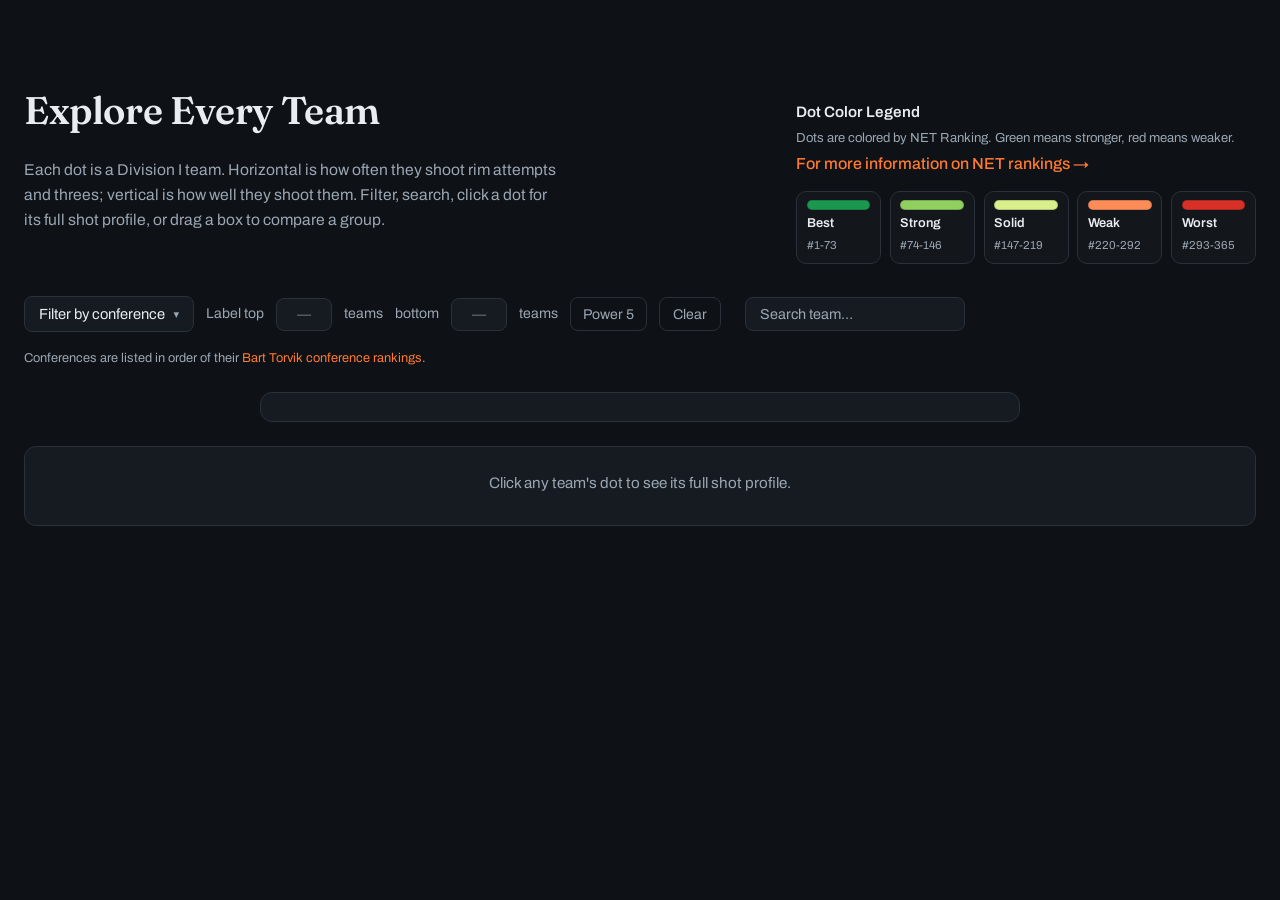
<file: explore.html>
<!DOCTYPE html>
<html lang="en">
<head>
  <meta charset="UTF-8" />
  <meta name="viewport" content="width=device-width, initial-scale=1.0" />
  <title>Explore the Data — Shot Quality vs. Shot Volume</title>
  <link rel="preconnect" href="https://fonts.googleapis.com" />
  <link rel="preconnect" href="https://fonts.gstatic.com" crossorigin />
  <link href="https://fonts.googleapis.com/css2?family=Fraunces:ital,opsz,wght@0,9..144,400;0,9..144,600;0,9..144,900;1,9..144,400&family=Archivo:wght@400;500;600&display=swap" rel="stylesheet" />
  <link rel="stylesheet" href="style.css" />
</head>
<body>
  <section class="viz-section">
    <div class="viz-header">
      <div class="viz-header-text">
        <h2>Explore Every Team</h2>
        <p class="viz-caption">
          Each dot is a Division&nbsp;I team. Horizontal is how often they shoot
          rim attempts and threes; vertical is how well they shoot them. Filter,
          search, click a dot for its full shot profile, or drag a box to compare a group.
        </p>
      </div>

      <div class="net-legend">
        <div class="net-legend-head">
          <span class="net-legend-title">Dot Color Legend</span>
          <span class="net-legend-note">Dots are colored by NET Ranking. Green means stronger, red means weaker.</span>
          <a class="net-legend-link" href="https://www.ncaa.com/news/basketball-men/article/2022-12-05/college-basketballs-net-rankings-explained" target="_blank" rel="noopener noreferrer">For more information on NET rankings &rarr;</a>
        </div>
        <div class="net-bin-legend" aria-label="NET ranking color bins">
          <div class="net-bin" style="--bin-color:#1a9850">
            <span class="net-bin-swatch"></span><span class="net-bin-label">Best</span><span class="net-bin-range">#1-73</span>
          </div>
          <div class="net-bin" style="--bin-color:#91cf60">
            <span class="net-bin-swatch"></span><span class="net-bin-label">Strong</span><span class="net-bin-range">#74-146</span>
          </div>
          <div class="net-bin" style="--bin-color:#d9ef8b">
            <span class="net-bin-swatch"></span><span class="net-bin-label">Solid</span><span class="net-bin-range">#147-219</span>
          </div>
          <div class="net-bin" style="--bin-color:#fc8d59">
            <span class="net-bin-swatch"></span><span class="net-bin-label">Weak</span><span class="net-bin-range">#220-292</span>
          </div>
          <div class="net-bin" style="--bin-color:#d73027">
            <span class="net-bin-swatch"></span><span class="net-bin-label">Worst</span><span class="net-bin-range">#293-365</span>
          </div>
        </div>
      </div>
    </div>

    <div class="conf-filter">
      <div id="conf-dropdown" class="conf-dropdown">
        <button id="conf-button" class="conf-button" type="button">
          Filter by conference
          <span class="conf-caret">&#9662;</span>
        </button>
        <div id="conf-menu" class="conf-menu"></div>
      </div>
      <label class="annot-label" for="annot-limit">Label top</label>
      <input type="number" id="annot-limit" class="annot-input" min="0" max="365" placeholder="—" />
      <span class="annot-label">teams</span>
      <label class="annot-label" for="annot-bottom-limit">bottom</label>
      <input type="number" id="annot-bottom-limit" class="annot-input" min="0" max="365" placeholder="—" />
      <span class="annot-label">teams</span>
      <button id="conf-major" class="conf-meta-btn" type="button">Power 5</button>
      <button id="conf-clear" class="conf-clear" type="button">Clear</button>
      <span id="conf-status" class="conf-status"></span>
      <input type="text" id="team-search" placeholder="Search team…" autocomplete="off" spellcheck="false" />
      <datalist id="compare-team-list"></datalist>
    </div>

    <p class="conf-footnote">
      Conferences are listed in order of their
      <a href="https://barttorvik.com/?year=2026&amp;sort=&amp;hteam=&amp;t2value=&amp;conlimit=All&amp;state=All&amp;conyes=1&amp;begin=20251101&amp;end=20260501&amp;top=0&amp;revquad=0&amp;quad=5&amp;venue=All&amp;type=All&amp;mingames=0" target="_blank" rel="noopener noreferrer">Bart Torvik conference rankings</a>.
    </p>

    <div id="chart"></div>
    <div id="tooltip" class="tooltip" role="status"></div>

    <div id="team-panel" class="team-panel">
      <p class="team-panel-hint">Click any team's dot to see its full shot profile.</p>
    </div>
  </section>

  <script src="https://d3js.org/d3.v7.min.js"></script>
  <script src="main-explore.js"></script>
  <script>
    (function () {
      function postHeight() {
        const h = Math.max(
          document.body.scrollHeight,
          document.documentElement.scrollHeight
        );
        parent.postMessage({ type: "explore-height", height: h }, "*");
      }
      window.addEventListener("load", postHeight);
      window.addEventListener("resize", postHeight);
      const obs = new MutationObserver(postHeight);
      obs.observe(document.body, { childList: true, subtree: true, attributes: true });
      let n = 0;
      const t = setInterval(() => { postHeight(); if (++n > 20) clearInterval(t); }, 200);
    })();
  </script>
</body>
</html>
</file>
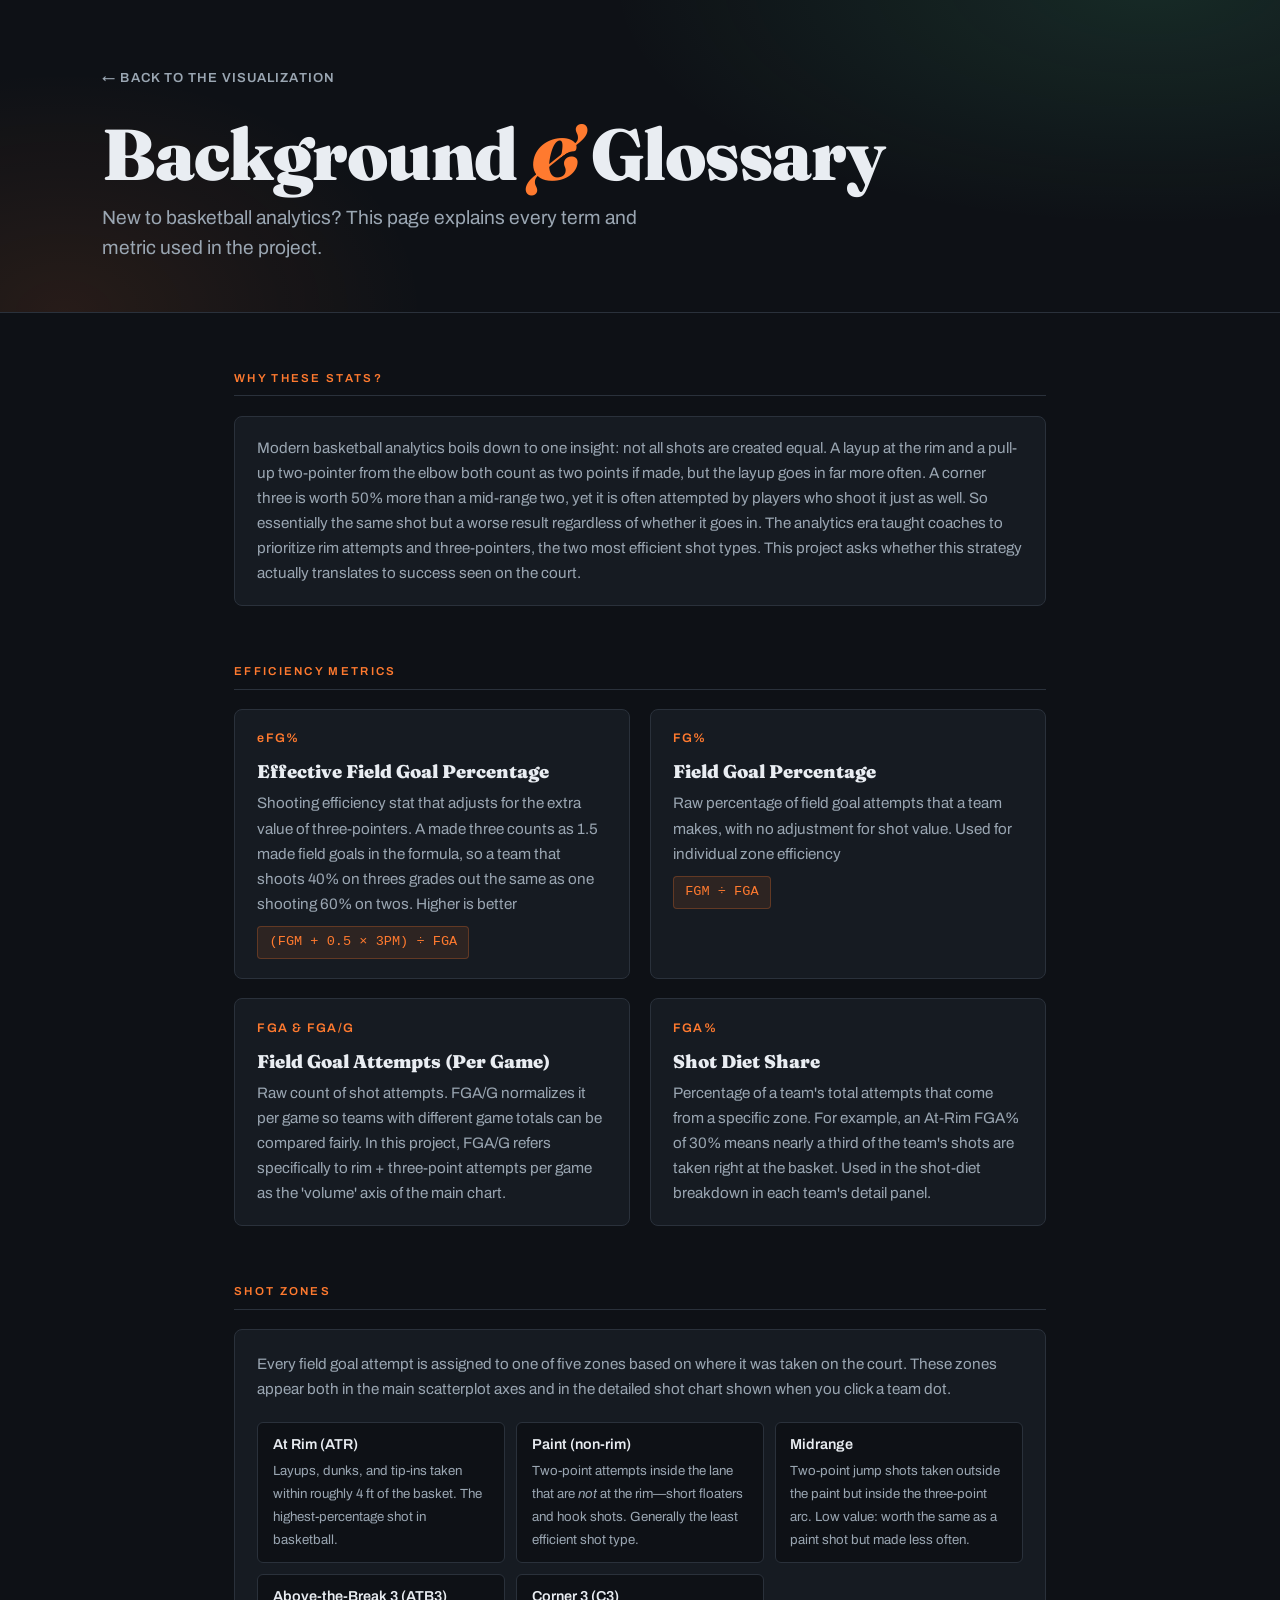
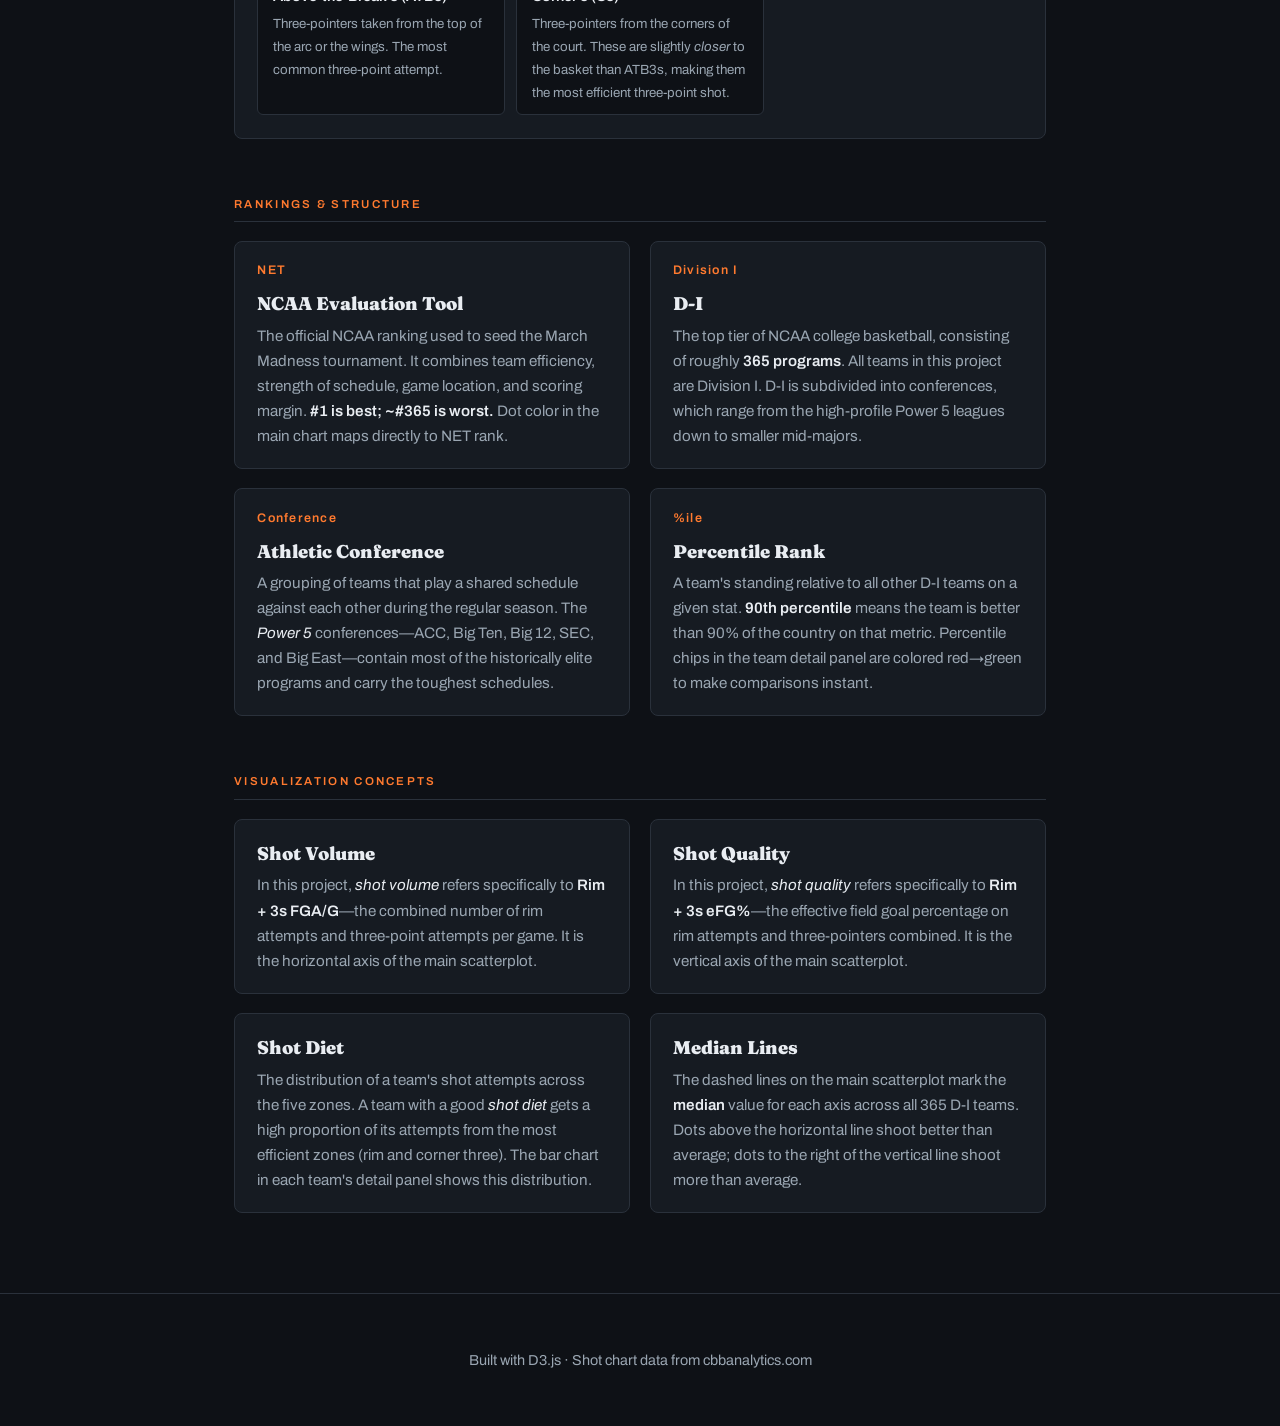
<file: glossary.html>
<!DOCTYPE html>
<html lang="en">
<head>
  <meta charset="UTF-8" />
  <meta name="viewport" content="width=device-width, initial-scale=1.0" />
  <title>Background &amp; Glossary &middot; Shot Quality vs. Shot Volume</title>
  <link rel="preconnect" href="https://fonts.googleapis.com" />
  <link rel="preconnect" href="https://fonts.gstatic.com" crossorigin />
  <link href="https://fonts.googleapis.com/css2?family=Fraunces:ital,opsz,wght@0,9..144,400;0,9..144,600;0,9..144,900;1,9..144,400&family=Archivo:wght@400;500;600&display=swap" rel="stylesheet" />
  <link rel="stylesheet" href="style.css" />
  <style>
    .gloss-hero {
      padding: 4rem 8vw 3rem;
      background:
        radial-gradient(900px 400px at 90% -5%, rgba(76,195,138,0.14), transparent 60%),
        radial-gradient(600px 400px at 5% 100%, rgba(255,122,47,0.1), transparent 60%),
        var(--bg);
      border-bottom: 1px solid var(--line);
    }

    .gloss-hero .back-link {
      display: inline-flex;
      align-items: center;
      gap: 0.4rem;
      font-size: 0.82rem;
      font-weight: 600;
      letter-spacing: 0.08em;
      text-transform: uppercase;
      color: var(--ink-soft);
      text-decoration: none;
      border-bottom: 1px solid transparent;
      transition: color 0.15s, border-color 0.15s;
      margin-bottom: 1.8rem;
    }

    .gloss-hero .back-link:hover { color: var(--accent); border-bottom-color: var(--accent); }

    .gloss-hero h1 {
      font-family: var(--font-display);
      font-weight: 900;
      font-size: clamp(2.4rem, 6vw, 4.5rem);
      line-height: 1;
      letter-spacing: -0.02em;
      margin: 0 0 0.8rem;
    }

    .gloss-hero p {
      font-size: clamp(1rem, 2vw, 1.2rem);
      color: var(--ink-soft);
      max-width: 52ch;
      margin: 0;
    }

    .gloss-body {
      max-width: 860px;
      margin: 0 auto;
      padding: 3.5rem 1.5rem 5rem;
    }

    .gloss-section-title {
      font-family: var(--font-body);
      font-size: 0.72rem;
      font-weight: 600;
      text-transform: uppercase;
      letter-spacing: 0.2em;
      color: var(--accent);
      margin: 3.5rem 0 1.2rem;
      padding-bottom: 0.5rem;
      border-bottom: 1px solid var(--line);
    }

    .gloss-section-title:first-of-type { margin-top: 0; }

    .gloss-grid {
      display: grid;
      grid-template-columns: 1fr 1fr;
      gap: 1.2rem;
    }

    @media (max-width: 620px) {
      .gloss-grid { grid-template-columns: 1fr; }
    }

    .gloss-card {
      background: var(--bg-soft);
      border: 1px solid var(--line);
      border-radius: 8px;
      padding: 1.2rem 1.4rem;
    }

    .gloss-card.full-width {
      grid-column: 1 / -1;
    }

    .gloss-term {
      font-family: var(--font-display);
      font-weight: 900;
      font-size: 1.15rem;
      color: var(--ink);
      margin: 0 0 0.3rem;
    }

    .gloss-abbr {
      font-family: var(--font-body);
      font-size: 0.78rem;
      font-weight: 600;
      letter-spacing: 0.1em;
      color: var(--accent);
      display: block;
      margin-bottom: 0.5rem;
    }

    .gloss-def {
      font-size: 0.95rem;
      color: var(--ink-soft);
      line-height: 1.65;
      margin: 0;
    }

    .gloss-def em { color: var(--ink); font-style: italic; }
    .gloss-def strong { color: var(--ink); font-weight: 600; }

    .gloss-formula {
      display: inline-block;
      margin-top: 0.55rem;
      padding: 0.3rem 0.7rem;
      background: rgba(255,122,47,0.1);
      border: 1px solid rgba(255,122,47,0.25);
      border-radius: 4px;
      font-family: monospace;
      font-size: 0.85rem;
      color: var(--accent);
    }

    .court-diagram {
      grid-column: 1 / -1;
      background: var(--bg-soft);
      border: 1px solid var(--line);
      border-radius: 8px;
      padding: 1.4rem;
    }

    .court-diagram p {
      font-size: 0.95rem;
      color: var(--ink-soft);
      margin: 0 0 1.2rem;
      line-height: 1.65;
    }

    .zone-list {
      display: grid;
      grid-template-columns: repeat(auto-fill, minmax(200px, 1fr));
      gap: 0.7rem;
      list-style: none;
      padding: 0;
      margin: 0;
    }

    .zone-list li {
      background: var(--bg);
      border: 1px solid var(--line);
      border-radius: 6px;
      padding: 0.65rem 0.9rem;
      font-size: 0.9rem;
    }

    .zone-list li strong {
      display: block;
      color: var(--ink);
      font-weight: 600;
      margin-bottom: 0.2rem;
    }

    .zone-list li span {
      color: var(--ink-soft);
      font-size: 0.83rem;
    }
  </style>
</head>
<body>

  <div class="gloss-hero">
    <a href="index.html" class="back-link">&larr; Back to the visualization</a>
    <h1>Background <span style="color:var(--accent);font-style:italic">&amp;</span> Glossary</h1>
    <p>New to basketball analytics? This page explains every term and metric used in the project.</p>
  </div>

  <div class="gloss-body">

    <!-- CONTEXT -->
    <h2 class="gloss-section-title">Why these stats?</h2>
    <div class="gloss-card full-width">
      <p class="gloss-def">
        Modern basketball analytics boils down to one insight: not all shots are created equal. A layup at the rim and a pull-up two-pointer from the elbow both count as two points 
        if made, but the layup goes in far more often. A corner three is worth 50% more than a mid-range two, yet it is often attempted by players who shoot it just as well. So 
        essentially the same shot but a worse result regardless of whether it goes in. The analytics era taught coaches to prioritize rim attempts and three-pointers, the two most 
        efficient shot types. This project asks whether this strategy actually translates to success seen on the court.
      </p>
    </div>

    <!-- EFFICIENCY METRICS -->
    <h2 class="gloss-section-title">Efficiency metrics</h2>
    <div class="gloss-grid">

      <div class="gloss-card">
        <span class="gloss-abbr">eFG%</span>
        <h3 class="gloss-term">Effective Field Goal Percentage</h3>
        <p class="gloss-def">
          Shooting efficiency stat that adjusts for the extra value of three-pointers. A made three counts as 1.5 made field goals in the formula, so a team that shoots 40% on 
          threes grades out the same as one shooting 60% on twos. Higher is better
        </p>
        <code class="gloss-formula">(FGM + 0.5 &times; 3PM) &divide; FGA</code>
      </div>

      <div class="gloss-card">
        <span class="gloss-abbr">FG%</span>
        <h3 class="gloss-term">Field Goal Percentage</h3>
        <p class="gloss-def">
          Raw percentage of field goal attempts that a team makes, with no adjustment for shot value. Used for individual zone efficiency
        </p>
        <code class="gloss-formula">FGM &divide; FGA</code>
      </div>

      <div class="gloss-card">
        <span class="gloss-abbr">FGA &amp; FGA/G</span>
        <h3 class="gloss-term">Field Goal Attempts (Per Game)</h3>
        <p class="gloss-def">
          Raw count of shot attempts. FGA/G normalizes it per game so teams with different game totals can be compared fairly. In this project, 
          FGA/G refers specifically to rim + three-point attempts per game as the 'volume' axis of the main chart.
        </p>
      </div>

      <div class="gloss-card">
        <span class="gloss-abbr">FGA%</span>
        <h3 class="gloss-term">Shot Diet Share</h3>
        <p class="gloss-def">
          Percentage of a team's total attempts that come from a specific zone. For example, an At-Rim FGA% of 30% means nearly a third of the 
          team's shots are taken right at the basket. Used in the shot-diet breakdown in each team's detail panel.
        </p>
      </div>

    </div>

    <!-- SHOT ZONES -->
    <h2 class="gloss-section-title">Shot zones</h2>
    <div class="court-diagram">
      <p>
        Every field goal attempt is assigned to one of five zones based on where it was
        taken on the court. These zones appear both in the main scatterplot axes and in
        the detailed shot chart shown when you click a team dot.
      </p>
      <ul class="zone-list">
        <li>
          <strong>At Rim (ATR)</strong>
          <span>Layups, dunks, and tip-ins taken within roughly 4&nbsp;ft of the basket. The highest-percentage shot in basketball.</span>
        </li>
        <li>
          <strong>Paint (non-rim)</strong>
          <span>Two-point attempts inside the lane that are <em>not</em> at the rim&mdash;short floaters and hook shots. Generally the least efficient shot type.</span>
        </li>
        <li>
          <strong>Midrange</strong>
          <span>Two-point jump shots taken outside the paint but inside the three-point arc. Low value: worth the same as a paint shot but made less often.</span>
        </li>
        <li>
          <strong>Above-the-Break 3 (ATB3)</strong>
          <span>Three-pointers taken from the top of the arc or the wings. The most common three-point attempt.</span>
        </li>
        <li>
          <strong>Corner 3 (C3)</strong>
          <span>Three-pointers from the corners of the court. These are slightly <em>closer</em> to the basket than ATB3s, making them the most efficient three-point shot.</span>
        </li>
      </ul>
    </div>

    <!-- RANKING & STRUCTURE -->
    <h2 class="gloss-section-title">Rankings &amp; structure</h2>
    <div class="gloss-grid">

      <div class="gloss-card">
        <span class="gloss-abbr">NET</span>
        <h3 class="gloss-term">NCAA Evaluation Tool</h3>
        <p class="gloss-def">
          The official NCAA ranking used to seed the March Madness tournament.
          It combines team efficiency, strength of schedule, game location, and
          scoring margin. <strong>#1 is best; ~#365 is worst.</strong> Dot color
          in the main chart maps directly to NET rank.
        </p>
      </div>

      <div class="gloss-card">
        <span class="gloss-abbr">Division I</span>
        <h3 class="gloss-term">D-I</h3>
        <p class="gloss-def">
          The top tier of NCAA college basketball, consisting of roughly
          <strong>365 programs</strong>. All teams in this project are Division I.
          D-I is subdivided into conferences, which range from the high-profile
          Power&nbsp;5 leagues down to smaller mid-majors.
        </p>
      </div>

      <div class="gloss-card">
        <span class="gloss-abbr">Conference</span>
        <h3 class="gloss-term">Athletic Conference</h3>
        <p class="gloss-def">
          A grouping of teams that play a shared schedule against each other during
          the regular season. The <em>Power&nbsp;5</em> conferences&mdash;ACC, Big&nbsp;Ten,
          Big&nbsp;12, SEC, and Big East&mdash;contain most of the historically
          elite programs and carry the toughest schedules.
        </p>
      </div>

      <div class="gloss-card">
        <span class="gloss-abbr">%ile</span>
        <h3 class="gloss-term">Percentile Rank</h3>
        <p class="gloss-def">
          A team's standing relative to all other D-I teams on a given stat.
          <strong>90th percentile</strong> means the team is better than 90% of the
          country on that metric. Percentile chips in the team detail panel are
          colored red&rarr;green to make comparisons instant.
        </p>
      </div>

    </div>

    <!-- VISUALIZATION CONCEPTS -->
    <h2 class="gloss-section-title">Visualization concepts</h2>
    <div class="gloss-grid">

      <div class="gloss-card">
        <h3 class="gloss-term">Shot Volume</h3>
        <p class="gloss-def">
          In this project, <em>shot volume</em> refers specifically to
          <strong>Rim + 3s FGA/G</strong>&mdash;the combined number of rim attempts
          and three-point attempts per game. It is the horizontal axis of the
          main scatterplot.
        </p>
      </div>

      <div class="gloss-card">
        <h3 class="gloss-term">Shot Quality</h3>
        <p class="gloss-def">
          In this project, <em>shot quality</em> refers specifically to
          <strong>Rim + 3s eFG%</strong>&mdash;the effective field goal percentage
          on rim attempts and three-pointers combined. It is the vertical axis of
          the main scatterplot.
        </p>
      </div>

      <div class="gloss-card">
        <h3 class="gloss-term">Shot Diet</h3>
        <p class="gloss-def">
          The distribution of a team's shot attempts across the five zones. A team
          with a good <em>shot diet</em> gets a high proportion of its attempts from
          the most efficient zones (rim and corner three). The bar chart in each
          team's detail panel shows this distribution.
        </p>
      </div>

      <div class="gloss-card">
        <h3 class="gloss-term">Median Lines</h3>
        <p class="gloss-def">
          The dashed lines on the main scatterplot mark the <strong>median</strong>
          value for each axis across all 365 D-I teams. Dots above the horizontal
          line shoot better than average; dots to the right of the vertical line
          shoot more than average.
        </p>
      </div>

    </div>

  </div>

  <footer class="site-footer">
    <p>Built with D3.js &middot; Shot chart data from cbbanalytics.com</p>
  </footer>

</body>
</html>
</file>
<file: style.css>
/* ============================================================
   The Efficiency Frontier - styles
   Editorial / sports-analytics aesthetic
   ============================================================ */
 
:root {
  --bg: #0e1116;
  --bg-soft: #161b22;
  --ink: #e9edf2;
  --ink-soft: #9aa6b2;
  --accent: #ff7a2f;       /* warm court-orange */
  --accent-2: #4cc38a;     /* good = green */
  --line: #2a313b;
  --font-display: "Fraunces", Georgia, serif;
  --font-body: "Archivo", system-ui, sans-serif;
  --maxw: 960px;
}
 
* { box-sizing: border-box; }
 
html { scroll-behavior: smooth; }
 
body {
  margin: 0;
  background: var(--bg);
  color: var(--ink);
  font-family: var(--font-body);
  line-height: 1.6;
  -webkit-font-smoothing: antialiased;
}
 
/* ---------- HERO ---------- */
.hero {
  min-height: 92vh;
  display: flex;
  flex-direction: column;
  justify-content: center;
  align-items: flex-start;
  padding: 4rem 8vw 0;
  position: relative;
  background:
    radial-gradient(1200px 600px at 80% -10%, rgba(255,122,47,0.18), transparent 60%),
    radial-gradient(800px 500px at 0% 110%, rgba(76,195,138,0.12), transparent 60%),
    var(--bg);
}
 
.hero-sub {
  font-family: var(--font-body);
  font-size: clamp(1rem, 2.2vw, 1.35rem);
  color: var(--ink-soft);
  margin-top: 1.2rem;
  max-width: 42ch;
}
 
.hero-inner { max-width: 1120px; }
 
.eyebrow {
  font-family: var(--font-body);
  text-transform: uppercase;
  letter-spacing: 0.22em;
  font-size: 0.78rem;
  color: var(--ink-soft);
  margin: 0 0 1.2rem;
}
 
.hero h1 {
  font-family: var(--font-display);
  font-weight: 900;
  font-size: clamp(3rem, 10vw, 7rem);
  line-height: 0.95;
  margin: 0;
  letter-spacing: -0.02em;
}
 
.hero h1 .accent { color: var(--accent); font-style: italic; }
 
.dek {
  font-size: clamp(1.05rem, 2.5vw, 1.5rem);
  color: var(--ink-soft);
  max-width: 38ch;
  margin-top: 1.6rem;
}
 
.dek em { color: var(--ink); font-style: italic; }
 
.scroll-cue {
  position: absolute;
  bottom: 2rem;
  left: 50%;
  transform: translateX(-50%);
  color: var(--ink-soft);
  font-size: 1.6rem;
  animation: bob 1.8s ease-in-out infinite;
}
 
@keyframes bob {
  0%, 100% { transform: translate(-50%, 0); }
  50% { transform: translate(-50%, 8px); }
}
 
/* ---------- PROSE ---------- */
.prose {
  max-width: var(--maxw);
  margin: 0 auto;
  padding: 4rem 1.5rem;
  font-size: 1.12rem;
}
 
.prose p { color: var(--ink); }
 
h2 {
  font-family: var(--font-display);
  font-weight: 600;
  font-size: clamp(1.6rem, 4vw, 2.4rem);
  letter-spacing: -0.01em;
  margin-bottom: 0.6rem;
}
 
h3 {
  font-family: var(--font-body);
  font-weight: 600;
  font-size: 1.05rem;
  color: var(--accent);
  margin-top: 1.8rem;
}
 
/* ---------- VIZ SECTION ---------- */
.viz-section {
  max-width: 1320px;
  margin: 0 auto;
  padding: 3rem 1.5rem 5rem;
}
 
.viz-caption {
  color: var(--ink-soft);
  font-size: 0.98rem;
  max-width: 60ch;
  margin-bottom: 2rem;
}
 
#chart {
  width: 100%;
  background: var(--bg-soft);
  border: 1px solid var(--line);
  border-radius: 12px;
  padding: 0.85rem;
}
 
/* force the chart SVG to scale to its container, never overflow it.
   this is what keeps the scrolly grid column from being blown out. */
#chart svg {
  display: block;
  width: 100%;
  height: auto;
  max-width: 100%;
}
 
.axis-explainer {
  background: var(--bg-soft);
  border: 1px solid var(--line);
  border-radius: 12px;
  padding: 1rem 1.1rem;
  margin-top: 1rem;
  color: var(--ink);
}
 
.axis-explainer h3 {
  font-size: 1rem;
  margin: 0 0 0.4rem;
}
 
.axis-explainer p {
  margin: 0.25rem 0;
  color: var(--ink-soft);
  line-height: 1.45;
}
 
/* axes */
.axis text { fill: var(--ink-soft); font-size: 12px; }
.axis line, .axis path { stroke: var(--line); }
.axis-label { fill: var(--ink); font-size: 14px; font-weight: 500; }
.median-line { stroke: var(--ink-soft); stroke-dasharray: 4 4; opacity: 0.45; }
.quadrant-label { fill: var(--ink-soft); font-size: 12px; opacity: 0.72; }
 
.dot {
  cursor: pointer;
  transition: r 0.12s ease, opacity 0.35s ease, filter 0.2s ease;
}
.dot:hover { stroke: var(--ink); stroke-width: 1.5px; }
.dot.dim { opacity: 0.12; }
.dot.dimmed { opacity: 0.15; filter: blur(1.5px); pointer-events: none; }
.dot.compare-selected { stroke: var(--accent-2) !important; stroke-width: 2px !important; }
 
/* ---------- VIZ HEADER (two-column) ---------- */
.viz-header {
  display: flex;
  justify-content: space-between;
  align-items: flex-end;
  gap: 2.5rem;
  margin-bottom: 2rem;
  flex-wrap: wrap;
}
 
.viz-header-text {
  flex: 1 1 320px;
  min-width: 280px;
}
 
.viz-header .net-legend {
  flex: 0 1 460px;
  margin: 0;            /* override the old bottom margin */
}
 
/* ---------- TOOLTIP ---------- */
.tooltip {
  position: fixed;
  pointer-events: none;
  background: var(--ink);
  color: var(--bg);
  padding: 0.5rem 0.7rem;
  border-radius: 8px;
  font-size: 0.85rem;
  font-weight: 500;
  opacity: 0;
  transition: opacity 0.1s ease;
  z-index: 10;
  box-shadow: 0 8px 24px rgba(0,0,0,0.4);
}
 
.tooltip .t-name { font-weight: 700; }
.tooltip .t-row { color: #444; font-weight: 500; }
 
/* ---------- FOOTER ---------- */
.site-footer {
  border-top: 1px solid var(--line);
  padding: 2.5rem 1.5rem;
  text-align: center;
  color: var(--ink-soft);
  font-size: 0.9rem;
}
 
/* ---------- NET COLOR LEGEND ---------- */
.net-legend {
  max-width: 520px;
  margin: 0 0 2rem;
}
 
.net-legend-head {
  display: flex;
  flex-direction: column;
  gap: 0.25rem;
  margin-bottom: 0.6rem;
}
 
.net-legend-title {
  font-weight: 600;
  font-size: 0.95rem;
  color: var(--ink);
}
 
.net-legend-note {
  font-size: 0.82rem;
  color: var(--ink-soft);
  line-height: 1.45;
}
 
.net-bin-legend {
  display: flex;
  gap: 0.55rem;
  flex-wrap: wrap;
  margin-top: 0.8rem;
}
 
.net-bin {
  display: flex;
  flex-direction: column;
  align-items: flex-start;
  gap: 0.16rem;
  min-width: 88px;
  padding: 0.55rem 0.6rem;
  border: 1px solid var(--line);
  border-radius: 10px;
  background: rgba(255, 255, 255, 0.02);
}
 
.net-bin-swatch {
  width: 100%;
  height: 10px;
  border-radius: 999px;
  background: var(--bin-color);
  border: 1px solid rgba(0, 0, 0, 0.18);
}
 
.net-bin-label {
  font-size: 0.8rem;
  font-weight: 600;
  color: var(--ink);
}
 
.net-bin-range {
  font-size: 0.72rem;
  color: var(--ink-soft);
}

.net-bin-desc {
  font-size: 0.67rem;
  color: var(--ink-soft);
  opacity: 0.7;
  line-height: 1.25;
}
 
.net-legend-link {
  color: var(--accent);
  text-decoration: none;
  font-weight: 500;
  border-bottom: 1px solid transparent;
  transition: border-color 0.15s ease;
}
 
.net-legend-link:hover {
  border-bottom-color: var(--accent);
}
 
/* ---------- CONFERENCE FILTER ---------- */
.conf-filter {
  display: flex;
  align-items: center;
  gap: 0.75rem;
  margin-bottom: 1.5rem;
  flex-wrap: wrap;
}
 
.conf-dropdown {
  position: relative;
}
 
.conf-button {
  background: var(--bg-soft);
  color: var(--ink);
  border: 1px solid var(--line);
  border-radius: 8px;
  padding: 0.55rem 0.9rem;
  font-family: var(--font-body);
  font-size: 0.92rem;
  cursor: pointer;
  display: flex;
  align-items: center;
  gap: 0.5rem;
  transition: border-color 0.15s ease;
}
 
.conf-button:hover { border-color: var(--accent); }
 
.conf-caret { font-size: 0.7rem; color: var(--ink-soft); }
 
.conf-menu {
  display: none;
  position: absolute;
  top: calc(100% + 6px);
  left: 0;
  width: 280px;
  max-height: 340px;
  overflow-y: auto;
  background: var(--bg-soft);
  border: 1px solid var(--line);
  border-radius: 10px;
  padding: 0.4rem;
  z-index: 20;
  box-shadow: 0 12px 32px rgba(0, 0, 0, 0.5);
}
 
.conf-dropdown.open .conf-menu { display: block; }
 
.conf-option {
  display: flex;
  align-items: center;
  gap: 0.6rem;
  padding: 0.45rem 0.55rem;
  border-radius: 6px;
  cursor: pointer;
  font-size: 0.9rem;
}
 
.conf-option:hover { background: rgba(255, 255, 255, 0.04); }
 
.conf-option input {
  accent-color: var(--accent);
  width: 15px;
  height: 15px;
  cursor: pointer;
}
 
.conf-rank {
  color: var(--ink-soft);
  font-size: 0.8rem;
  width: 1.6rem;
  flex-shrink: 0;
}
 
.conf-name { flex: 1; }
 
.conf-count {
  color: var(--ink-soft);
  font-size: 0.78rem;
  background: rgba(255, 255, 255, 0.05);
  padding: 0.1rem 0.45rem;
  border-radius: 10px;
}
 
.conf-clear {
  background: none;
  border: 1px solid var(--line);
  color: var(--ink-soft);
  border-radius: 8px;
  padding: 0.55rem 0.8rem;
  font-family: var(--font-body);
  font-size: 0.88rem;
  cursor: pointer;
  transition: color 0.15s ease, border-color 0.15s ease;
}
 
.conf-clear:hover { color: var(--ink); border-color: var(--ink-soft); }
 
.conf-status {
  color: var(--ink-soft);
  font-size: 0.85rem;
}
 
.conf-footnote {
  font-size: 0.8rem;
  color: var(--ink-soft);
  margin: -0.5rem 0 1.5rem;
}
 
.conf-footnote a {
  color: var(--accent);
  text-decoration: none;
  border-bottom: 1px solid transparent;
  transition: border-color 0.15s ease;
}
 
.conf-footnote a:hover { border-bottom-color: var(--accent); }
 
.glossary-btn {
  display: inline-block;
  margin-top: 2rem;
  padding: 0.6rem 1.3rem;
  font-family: var(--font-body);
  font-size: 0.9rem;
  font-weight: 600;
  letter-spacing: 0.04em;
  color: var(--accent);
  border: 1.5px solid var(--accent);
  border-radius: 4px;
  text-decoration: none;
  transition: background 0.15s ease, color 0.15s ease;
}

.glossary-btn:hover {
  background: var(--accent);
  color: var(--bg);
}

.byline {
  font-size: 0.95rem;
  color: var(--ink-soft);
  margin-top: 1.8rem;
  letter-spacing: 0.01em;
}
 
.byline-label {
  text-transform: uppercase;
  letter-spacing: 0.18em;
  font-size: 0.72rem;
  margin-right: 0.5rem;
  opacity: 0.7;
}
 
.byline a {
  color: var(--ink-soft);
  text-decoration: none;
  border-bottom: 1px solid var(--line);
  transition: color 0.15s ease, border-color 0.15s ease;
}
 
.byline a:hover { color: var(--accent); border-bottom-color: var(--accent); }

.byline-top {
  margin-top: 0.4rem;
  margin-bottom: 0;
}
 
/* ---------- SELECTED DOT ---------- */
.dot.selected {
  stroke: var(--ink);
  stroke-width: 2px;
}
 
/* ---------- TEAM DETAIL PANEL ---------- */
.team-panel {
  margin-top: 1.5rem;
  background: var(--bg-soft);
  border: 1px solid var(--line);
  border-radius: 12px;
  padding: 1.5rem;
  min-height: 80px;
}
 
.team-panel-hint {
  color: var(--ink-soft);
  font-size: 0.95rem;
  margin: 0;
  text-align: center;
}
 
.tp-header {
  display: flex;
  justify-content: space-between;
  align-items: flex-start;
  border-bottom: 1px solid var(--line);
  padding-bottom: 1rem;
  margin-bottom: 1.2rem;
}
 
.tp-name {
  font-family: var(--font-display);
  font-size: 1.7rem;
  margin: 0;
  color: var(--ink);
}
 
.tp-sub {
  color: var(--ink-soft);
  font-size: 0.9rem;
  margin: 0.3rem 0 0;
}
 
.tp-close {
  background: none;
  border: none;
  color: var(--ink-soft);
  font-size: 1.6rem;
  line-height: 1;
  cursor: pointer;
  padding: 0 0.3rem;
  transition: color 0.15s ease;
}
 
.tp-close:hover { color: var(--accent); }
 
/* headline stats */
.tp-headline {
  display: flex;
  gap: 1.5rem;
  margin-bottom: 1.6rem;
  flex-wrap: wrap;
}
 
.tp-stat {
  flex: 1 1 220px;
  background: rgba(255, 255, 255, 0.03);
  border-radius: 10px;
  padding: 1rem 1.1rem;
}
 
.tp-stat-label {
  text-transform: uppercase;
  letter-spacing: 0.12em;
  font-size: 0.72rem;
  color: var(--ink-soft);
}
 
.tp-stat-value {
  font-family: var(--font-display);
  font-size: 1.9rem;
  font-weight: 600;
  margin: 0.2rem 0;
}
 
.tp-stat-note {
  font-size: 0.8rem;
  color: var(--ink-soft);
}
 
.tp-stat-bar {
  height: 6px;
  background: rgba(255, 255, 255, 0.08);
  border-radius: 3px;
  margin: 0.7rem 0 0.4rem;
  overflow: hidden;
}
 
.tp-stat-bar-fill {
  height: 100%;
  border-radius: 3px;
}
 
.tp-stat-pct {
  font-size: 0.78rem;
  color: var(--ink-soft);
}
 
/* zone table */
.tp-section-title {
  font-family: var(--font-body);
  font-size: 0.85rem;
  text-transform: uppercase;
  letter-spacing: 0.1em;
  color: var(--accent);
  margin: 0 0 0.8rem;
}
 
.tp-zone-row {
  display: grid;
  grid-template-columns: 1.4fr 1.6fr 1.4fr;
  align-items: center;
  padding: 0.5rem 0;
  border-bottom: 1px solid rgba(255, 255, 255, 0.05);
  font-size: 0.92rem;
}
 
.tp-zone-head {
  font-size: 0.75rem;
  text-transform: uppercase;
  letter-spacing: 0.08em;
  color: var(--ink-soft);
  border-bottom: 1px solid var(--line);
}
 
.tp-zone-label { color: var(--ink); }
 
.tp-zone-cell {
  display: flex;
  align-items: center;
  gap: 0.6rem;
}
 
.tp-bar {
  display: inline-block;
  height: 9px;
  background: var(--accent);
  border-radius: 4px;
  opacity: 0.55;
}
 
.tp-val {
  font-variant-numeric: tabular-nums;
  color: var(--ink);
}
 
.tp-pct-chip {
  font-size: 0.72rem;
  font-weight: 600;
  color: #0e1116;
  padding: 0.1rem 0.45rem;
  border-radius: 10px;
  font-variant-numeric: tabular-nums;
}
 
/* ---------- BRUSH ---------- */
.brush .selection {
  fill: var(--accent);
  fill-opacity: 0.12;
  stroke: var(--accent);
  stroke-width: 1;
  stroke-dasharray: 4 3;
}
 
.brush .handle { fill: var(--accent); fill-opacity: 0.4; }
 
/* let dot hovers/clicks pass through the brush overlay */
.brush .overlay { cursor: crosshair; }
 
/* ---------- CONFERENCE LINK (homepage status) ---------- */
.conf-link {
  color: var(--accent);
  text-decoration: none;
  font-weight: 600;
  border-bottom: 1px solid transparent;
  transition: border-color 0.15s ease;
}
 
.conf-link:hover { border-bottom-color: var(--accent); }
 
/* ---------- CONFERENCE PROFILE PAGE ---------- */
.conf-nav {
  padding: 1.5rem 8vw;
  border-bottom: 1px solid var(--line);
}
 
.conf-nav-back {
  color: var(--ink-soft);
  text-decoration: none;
  font-size: 0.9rem;
  transition: color 0.15s ease;
}
 
.conf-nav-back:hover { color: var(--accent); }
 
.conf-hero {
  padding: 4rem 8vw 3rem;
  background:
    radial-gradient(900px 500px at 85% -20%, rgba(255,122,47,0.16), transparent 60%),
    var(--bg);
}
 
.conf-hero h1 {
  font-family: var(--font-display);
  font-weight: 900;
  font-size: clamp(2.5rem, 8vw, 5.5rem);
  line-height: 1;
  margin: 0.3rem 0 0;
  letter-spacing: -0.02em;
}
 
.conf-section {
  max-width: var(--maxw);
  margin: 0 auto;
  padding: 3rem 1.5rem;
  border-bottom: 1px solid var(--line);
}
 
.conf-placeholder {
  background: var(--bg-soft);
  border: 1px dashed var(--line);
  border-radius: 12px;
  padding: 2.5rem;
  text-align: center;
  color: var(--ink-soft);
  font-size: 0.95rem;
}
.conf-meta-btn {
  background: none;
  border: 1px solid var(--line);
  color: var(--ink-soft);
  border-radius: 8px;
  padding: 0.55rem 0.75rem;
  font-family: var(--font-body);
  font-size: 0.88rem;
  cursor: pointer;
  transition: color 0.15s ease, border-color 0.15s ease;
  white-space: nowrap;
}
.conf-meta-btn:hover { color: var(--ink); border-color: var(--ink-soft); }
 
.annot-label {
  font-family: var(--font-body);
  font-size: 0.88rem;
  color: var(--ink-soft);
  white-space: nowrap;
}
.annot-input {
  background: var(--bg-soft);
  border: 1px solid var(--line);
  border-radius: 8px;
  color: var(--ink);
  padding: 0.5rem 0.6rem;
  font-family: var(--font-body);
  font-size: 0.88rem;
  width: 56px;
  outline: none;
  text-align: center;
  transition: border-color 0.15s ease;
  -moz-appearance: textfield;
  appearance: textfield;
}
.annot-input::-webkit-inner-spin-button,
.annot-input::-webkit-outer-spin-button { -webkit-appearance: none; }
.annot-input:focus { border-color: var(--accent); }
 
#team-search {
  background: var(--bg-soft);
  border: 1px solid var(--line);
  border-radius: 8px;
  color: var(--ink);
  padding: 0.5rem 0.85rem;
  font-family: var(--font-body);
  font-size: 0.9rem;
  width: 220px;
  outline: none;
  transition: border-color 0.15s ease;
}
#team-search::placeholder { color: var(--ink-soft); }
#team-search:focus { border-color: var(--accent); }
 
.team-annotation {
  fill: var(--ink-soft);
  font-family: var(--font-body);
  font-size: 11px;
  font-weight: 600;
  pointer-events: none;
}
 
/* ---------- SHOT CHART ---------- */
.court-wrap {
  display: flex;
  flex-direction: column;
  align-items: center;
  gap: 0.7rem;
  margin-bottom: 1.4rem;
  width: 100%;
}
 
.court-svg {
  border-radius: 10px;
  cursor: crosshair;
  display: block;
  max-width: 100%;
  box-shadow: 0 4px 24px rgba(0, 0, 0, 0.55);
}
 
.court-legend {
  display: flex;
  align-items: center;
  gap: 0.6rem;
}
 
.court-legend-bar {
  width: 120px;
  height: 8px;
  border-radius: 4px;
  background: linear-gradient(to right, #d73027, #fc8d59, #fee08b, #d9ef8b, #91cf60, #1a9850);
  box-shadow: 0 1px 6px rgba(0, 0, 0, 0.35);
}
 
.court-legend-label {
  font-size: 0.72rem;
  color: var(--ink-soft);
  font-variant-numeric: tabular-nums;
}
 
.court-legend-note {
  font-size: 0.68rem;
  color: var(--ink-soft);
  opacity: 0.55;
  margin-left: 0.2rem;
}
 
/* ============================================================
   STORYTELLING
   ============================================================ */
 
/* ---- scrolly layout: sticky chart + scrolling steps --------------------
   minmax(0, ...) on the columns and min-width:0 on the children is the
   critical part. without it, the chart SVG's intrinsic width becomes the
   column's minimum, which blows out the track and crushes the text column
   into a sliver (the "hamburger" bug). */
.scrolly {
  position: relative;
  display: grid;
  grid-template-columns: minmax(0, 1.9fr) minmax(280px, 0.9fr);
  gap: 2.5rem;
  max-width: 1320px;
  margin: 0 auto;
  padding: 0 1.5rem;
  align-items: start;
}
 
.scrolly-graphic,
.scrolly-steps {
  min-width: 0;   /* allow both columns to shrink below content width */
}
 
.scrolly-steps {
  display: flex;
  flex-direction: column;
}
 
/* each step takes most of a screen so the chart has time to react */
.story-step {
  min-height: 85vh;
  display: flex;
  align-items: center;
}
 
.story-step p {
  font-family: var(--font-display);
  font-size: 1.2rem;
  line-height: 1.65;
  background: rgba(20, 22, 28, 0.72);
  border-left: 3px solid var(--accent-2);
  padding: 1.4rem 1.6rem;
  border-radius: 8px;
  backdrop-filter: blur(4px);
  transition: opacity 0.3s ease, transform 0.3s ease;
  opacity: 0.45;
  transform: translateY(8px);
}
 
.story-step.is-active p {
  opacity: 1;
  transform: translateY(0);
}
 
.story-step strong { color: var(--accent-2); font-weight: 600; }
.story-step em { color: var(--ink); font-style: italic; }
 
/* ---- dot states driven by the story ----------------------------------- */
.dot.story-dim {
  opacity: 0.08 !important;
  pointer-events: none;
}
 
.dot.story-hi {
  stroke: #fff !important;
  stroke-width: 1.5px !important;
}
 
/* story callout labels on the chart */
.story-annotation {
  font-family: var(--font-body);
  font-size: 0.8rem;
  font-weight: 600;
  fill: #fff;
  paint-order: stroke;
  stroke: rgba(0, 0, 0, 0.85);
  stroke-width: 3px;
  stroke-linejoin: round;
  pointer-events: none;
}
 
/* ---- free-exploration zone --------------------------------------------- */
.explore-zone {
  max-width: 1100px;
  margin: 2rem auto 0;
  padding: 0 1.5rem;
}
 
/* ---- takeaway ----------------------------------------------------------- */
.takeaway {
  border-top: 1px solid rgba(255, 255, 255, 0.1);
  margin-top: 4rem;
  padding-top: 2.5rem;
}
 
.takeaway-lead {
  font-family: var(--font-display);
  font-size: 1.5rem;
  font-weight: 600;
  line-height: 1.4;
  color: var(--accent-2);
  margin-bottom: 1.5rem;
}
 
/* ---- mobile / narrow: stack chart on top, steps below ------------------ */
@media (max-width: 820px) {
  .scrolly {
    grid-template-columns: 1fr;
  }
  .scrolly-graphic {
    position: sticky;
    top: 0;
    background: var(--bg);
    padding: 0.75rem 0;
    z-index: 5;
  }
  .story-step {
    min-height: 70vh;
  }
  .story-step p {
    font-size: 1.05rem;
  }
}

.scrolly-graphic {
  position: sticky;
  top: 1.5rem;
  align-self: start;
  height: calc(100vh - 3rem);
  display: flex;
  flex-direction: column;
}
 
/* hide ONLY the interactive controls, and ONLY during the story.
   the legend (including the color caption) stays put. */
body.story-mode .scrolly-graphic .conf-filter,
body.story-mode .scrolly-graphic .conf-footnote {
  display: none;
}
 
/* compact legend, but KEEP the color caption visible at all times */
.scrolly-graphic .net-legend { margin: 0 0 0.5rem; }
.scrolly-graphic .net-legend-link { display: none; }   /* drop only the link */
.scrolly-graphic .net-legend-note {
  display: block;                /* keep the "colored by NET" caption */
  font-size: 0.78rem;
  margin-bottom: 0.2rem;
}
.scrolly-graphic .net-bin-legend { margin-top: 0.35rem; }
.scrolly-graphic .net-bin {
  flex-direction: row;
  align-items: center;
  gap: 0.4rem;
  min-width: 0;
  padding: 0.28rem 0.5rem;
}
.scrolly-graphic .net-bin-swatch { width: 18px; height: 8px; }
.scrolly-graphic .net-bin-range { display: none; }
 
.scrolly-graphic .viz-header { margin-bottom: 0.5rem; }
.scrolly-graphic .viz-header-text h2 { font-size: 1.5rem; margin-bottom: 0.3rem; }
.scrolly-graphic .viz-caption { margin-bottom: 0.4rem; font-size: 0.85rem; }
 
/* chart fills all remaining height */
.scrolly-graphic #chart {
  flex: 1 1 auto;
  min-height: 0;
  display: flex;
  padding: 0.5rem;
}
.scrolly-graphic #chart svg {
  width: 100%;
  height: 100%;
  display: block;
}

.scrolly {
  position: relative;
  display: grid;
  grid-template-columns: minmax(0, 1.9fr) minmax(280px, 0.9fr);
  gap: 2.5rem;
  max-width: 1320px;
  margin: 0 auto;
  padding: 0 1.5rem;
  align-items: start;
}
 
.scrolly-graphic,
.scrolly-steps { min-width: 0; }
 
/* chart is sticky and viewport-tall at ALL times — never changes size */
.scrolly-graphic {
  position: sticky;
  top: 1.5rem;
  align-self: start;
  height: calc(100vh - 3rem);
  display: flex;
  flex-direction: column;
}
 
.scrolly-steps { display: flex; flex-direction: column; }
 
.story-step {
  min-height: 85vh;
  display: flex;
  align-items: center;
}
 
/* controls: hidden only during the story, return at the end. Because the
   chart fills leftover flex space, showing the controls costs only the
   control row's height. To keep the chart from shrinking at all, the
   controls are absolutely positioned at the bottom of the graphic so they
   overlay rather than push — see below. */
body.story-mode .scrolly-graphic .conf-filter,
body.story-mode .scrolly-graphic .conf-footnote {
  display: none;
}
 
/* chart fills all remaining height, identical in both states */
.scrolly-graphic #chart {
  flex: 1 1 auto;
  min-height: 0;
  display: flex;
  padding: 0.5rem;
}
.scrolly-graphic #chart svg {
  width: 100%;
  height: 100%;
  display: block;
}
 
/* after the story, the controls appear in a compact row ABOVE the chart
   (in the header zone), where the height was already reserved by the
   legend — so the chart's flex space barely changes */
/* after story: controls overlay the top of the chart card instead of
   stacking above it, so they take ZERO height from the chart */
body:not(.story-mode) .scrolly-graphic {
  position: sticky;          /* keep as-is */
}

body:not(.story-mode) .scrolly-graphic #chart {
  position: relative;        /* anchor for the absolute controls */
}

body:not(.story-mode) .scrolly-graphic .conf-filter {
  position: absolute;
  top: 0.6rem;
  left: 0.6rem;
  right: 0.6rem;
  z-index: 15;
  margin: 0;
  gap: 0.4rem;
  background: rgba(14, 17, 22, 0.85);
  backdrop-filter: blur(6px);
  padding: 0.45rem 0.6rem;
  border-radius: 8px;
}
body:not(.story-mode) .scrolly-graphic .conf-footnote {
  display: none;            /* drop the footnote to save height; link is in legend area */
}

body:not(.story-mode) .scrolly-graphic .conf-menu {
  position: absolute;
  z-index: 20;
}
 
/* compact legend always, so header height is constant */
.scrolly-graphic .net-bin-range { display: none; }
.scrolly-graphic .net-legend-link { display: none; }
.scrolly-graphic .net-legend-note { display: block; font-size: 0.78rem; }
.scrolly-graphic .net-bin {
  flex-direction: row; align-items: center; gap: 0.4rem;
  min-width: 0; padding: 0.28rem 0.5rem;
}
.scrolly-graphic .net-bin-swatch { width: 18px; height: 8px; }
.scrolly-graphic .net-bin-desc { font-size: 0.62rem; opacity: 0.65; }
.scrolly-graphic .viz-header { margin-bottom: 0.5rem; }
.scrolly-graphic .viz-header-text h2 { font-size: 1.5rem; margin-bottom: 0.3rem; }
.scrolly-graphic .viz-caption { margin-bottom: 0.4rem; font-size: 0.85rem; }

/* after story: hide the redundant title + caption only.
   the controls already sit above the chart, so this just frees the space
   they were overlapping with. Do NOT reposition the controls. */
body:not(.story-mode) .scrolly-graphic .viz-header-text {
  display: none;
}

/* after story: hide the dot color legend as well (reader has context) */
body:not(.story-mode) .scrolly-graphic .net-legend {
  display: none;
}

/* prominent handoff to the exploration page at the end of the story */
.explore-cta {
  display: inline-flex;
  align-items: center;
  gap: 0.6rem;
  margin-top: 1.2rem;
  padding: 0.9rem 1.5rem;
  background: var(--accent-2);
  color: #0e1116;
  font-family: var(--font-display);
  font-size: 1.25rem;
  font-weight: 600;
  text-decoration: none;
  border-radius: 10px;
  transition: transform 0.15s ease, box-shadow 0.15s ease;
  box-shadow: 0 6px 24px rgba(76, 195, 138, 0.3);
}
.explore-cta:hover {
  transform: translateY(-2px);
  box-shadow: 0 10px 32px rgba(76, 195, 138, 0.45);
}
.explore-cta-arrow { font-size: 1.4rem; }
.explore-cta-sub {
  margin-top: 0.8rem;
  font-size: 0.95rem;
  opacity: 0.7;
}

/* explore page: cap the chart size so the full plot is visible */
.viz-section #chart {
  max-width: 760px;
  margin: 0 auto;
}

/* explore page: keep all 5 NET bins on one row */
.viz-section .net-bin-legend {
  flex-wrap: nowrap;
}
.viz-section .net-bin {
  min-width: 0;
  flex: 1 1 0;
}

/* ============================================================
   25 / 25 PROOF SECTION
   --proof-w controls the width of the squares + head row together.
   Raise it to enlarge the whole graphic; lower to shrink.
   ============================================================ */
.proof-section {
  --proof-w: 680px;        /* size dial for the squares + head row */
  max-width: 920px;
  margin: 4rem auto 0;
  padding: 0 1.5rem;
  text-align: center;
}

.proof-intro {
  max-width: 60ch;
  margin: 0.4rem auto 1.8rem;
  font-size: 1.15rem;
  color: var(--ink-soft);
}

.proof-2525 {
  padding: 1.6rem 1.8rem;
  background: var(--bg-soft);
  border: 1px solid var(--line);
  border-radius: 12px;
}

.proof-row { margin-bottom: 1.5rem; }
.proof-row:last-of-type { margin-bottom: 0.9rem; }

.proof-row-head,
.proof-squares {
  max-width: var(--proof-w);
  margin-left: auto;
  margin-right: auto;
}

.proof-row-head {
  display: flex;
  justify-content: space-between;
  align-items: baseline;
  margin-bottom: 0.55rem;
}

.proof-squares { width: 100%; height: auto; display: block; }

.proof-row-label { font-size: 1.05rem; color: var(--ink-soft); }

.proof-row-count {
  font-family: var(--font-display);
  font-weight: 700;
  font-size: 1.45rem;
  font-variant-numeric: tabular-nums;
  white-space: nowrap;
}
.proof-count-full { color: var(--accent-2); }
.proof-count-partial { color: var(--ink-soft); }

.proof-caption {
  max-width: var(--proof-w);
  margin: 0.9rem auto 0;
  font-size: 0.98rem;
  line-height: 1.55;
  color: var(--ink-soft);
}

/* shared: bolded words inside the proof text */
.proof-row-label strong,
.proof-caption strong { color: var(--ink); font-weight: 600; }

/* ============================================================
   EMBEDDED EXPLORER (iframe at bottom of story page)
   ============================================================ */
.explore-embed {
  max-width: 1200px;
  margin: 4rem auto 0;
  padding: 0 1.5rem 4rem;
  text-align: center;
}

.explore-embed-intro {
  max-width: 62ch;
  margin: 0.4rem auto 1.6rem;
  font-size: 1.1rem;
  color: var(--ink-soft);
}

.explore-frame {
  width: 100%;
  height: 900px;        /* tall enough that the chart + panel never scroll internally */
  border: none;          /* no box border */
  border-radius: 0;
  background: transparent;
  display: block;
  overflow: hidden;
}

.explore-embed-link {
  margin-top: 1rem;
  font-size: 0.95rem;
}
.explore-embed-link a {
  color: var(--accent);
  text-decoration: none;
  border-bottom: 1px solid transparent;
  transition: border-color 0.15s ease;
}
.explore-embed-link a:hover { border-bottom-color: var(--accent); }

.proof-tip {
  position: fixed;
  pointer-events: none;
  z-index: 50;
  background: var(--ink);
  color: var(--bg);
  padding: 0.5rem 0.7rem;
  border-radius: 8px;
  font-family: var(--font-body);
  font-size: 0.85rem;
  line-height: 1.4;
  opacity: 0;
  transition: opacity 0.1s ease;
  box-shadow: 0 8px 24px rgba(0, 0, 0, 0.4);
  text-align: left;
  max-width: 260px;
}
.proof-tip-name { font-weight: 700; }
.proof-tip-row { color: #444; }
.proof-tip-row strong { color: #111; font-weight: 700; }

/* ---------- COMPARE WIDGET ---------- */
.tp-compare-widget {
  margin-top: 1.8rem;
  padding-top: 1.2rem;
  border-top: 1px solid var(--line);
}
.tp-compare-widget-label {
  font-size: 0.78rem;
  font-weight: 600;
  text-transform: uppercase;
  letter-spacing: 0.1em;
  color: var(--ink-soft);
  margin: 0 0 0.6rem;
}
.tp-compare-input {
  width: 100%;
  background: var(--bg);
  border: 1px solid var(--line);
  border-radius: 8px;
  color: var(--ink);
  padding: 0.55rem 0.9rem;
  font-family: var(--font-body);
  font-size: 0.92rem;
  outline: none;
  transition: border-color 0.15s ease;
}
.tp-compare-input::placeholder { color: var(--ink-soft); }
.tp-compare-input:focus { border-color: var(--accent-2); }

.tp-vs {
  font-family: var(--font-body);
  font-size: 0.7em;
  font-weight: 400;
  color: var(--ink-soft);
  margin: 0 0.4rem;
}
.tp-compare-courts {
  display: grid;
  grid-template-columns: 1fr 1fr;
  gap: 1rem;
  margin-bottom: 0.5rem;
}
.tp-compare-side .court-wrap { width: 100%; }
.tp-compare-side .court-svg { width: 100% !important; height: auto !important; }
.tp-compare-side .court-legend { display: none; }
.tp-compare-name {
  font-size: 0.85rem;
  font-weight: 600;
  color: var(--ink-soft);
  text-align: center;
  margin: 0 0 0.4rem;
}
.tp-zones-compare .tp-zone-row {
  grid-template-columns: 1.4fr 1fr 1fr;
}
</file>
